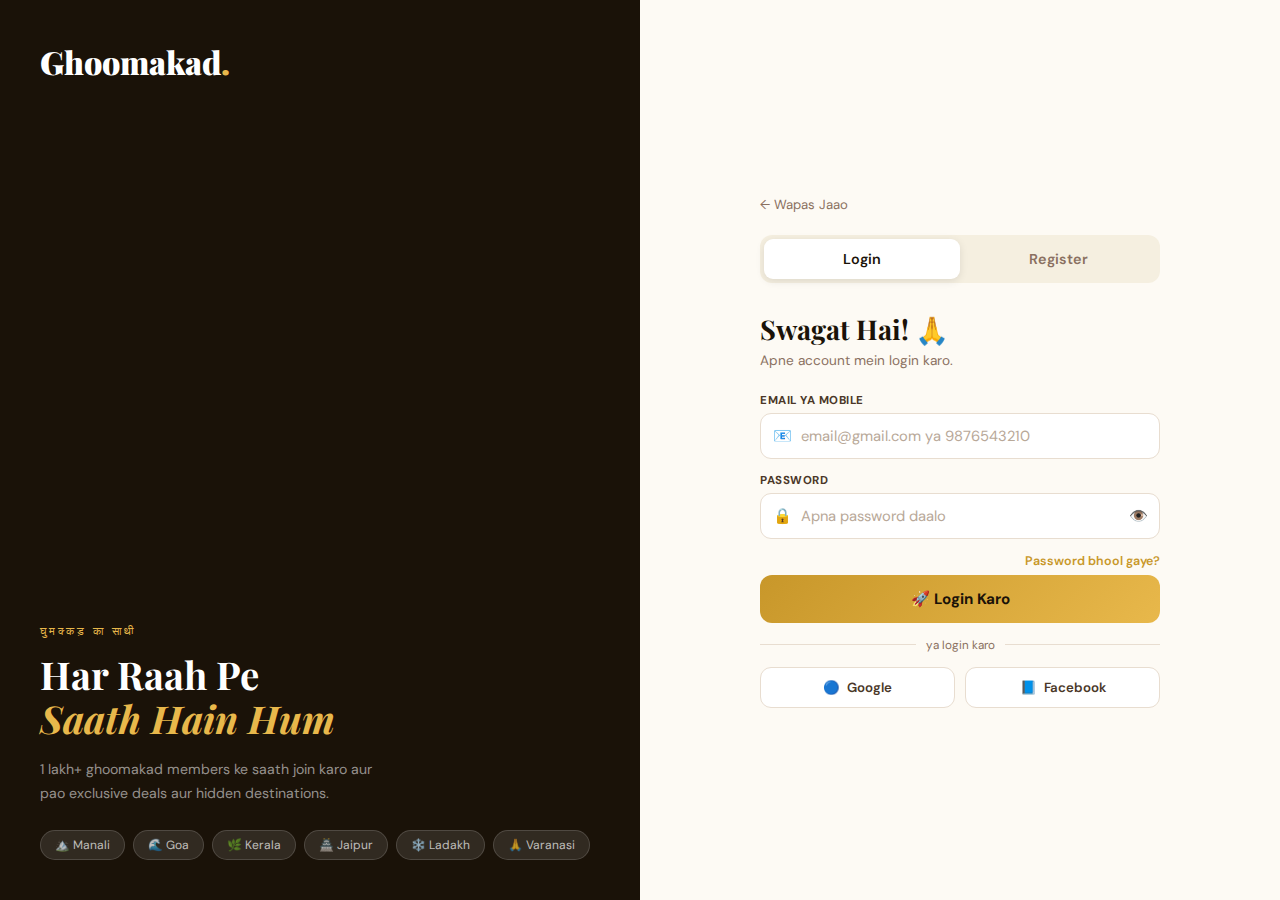
<file: login.html>
<!DOCTYPE html>
<html lang="en">
<head>
  <meta charset="UTF-8"/>
  <meta name="viewport" content="width=device-width, initial-scale=1.0"/>
  <title>Ghoomakad — Login / Register</title>
  <link href="https://fonts.googleapis.com/css2?family=Playfair+Display:ital,wght@0,700;0,900;1,400&family=DM+Sans:wght@300;400;500;600;700&display=swap" rel="stylesheet">
  <style>
    *{box-sizing:border-box;margin:0;padding:0}
    :root{--dark:#1A1208;--gold:#C8972A;--gold-light:#E8B84B;--accent:#2D5A4F;--cream:#FDFAF4;--sand:#F5EFE0;--text:#4A3728;--tl:#8A7060;--err:#E53E3E}
    body{font-family:'DM Sans',sans-serif;background:var(--dark);min-height:100vh;display:flex}

    /* LEFT PANEL */
    .lp{width:50%;position:relative;overflow:hidden;display:flex;flex-direction:column;justify-content:space-between;padding:40px}
    .lbg{position:absolute;inset:0;background:url('https://images.unsplash.com/photo-1564507592333-c60657eea523?w=900&q=80') center/cover;animation:bgS 12s ease-in-out infinite alternate}
    @keyframes bgS{from{transform:scale(1)}to{transform:scale(1.06)}}
    .lbg::after{content:'';position:absolute;inset:0;background:linear-gradient(160deg,rgba(26,18,8,.5),rgba(26,18,8,.88))}
    .lt,.lb{position:relative;z-index:2}
    .logo{font-family:'Playfair Display',serif;font-size:2rem;font-weight:900;color:#fff;text-decoration:none}
    .logo span{color:var(--gold-light)}
    .ltag{font-size:.7rem;letter-spacing:3px;text-transform:uppercase;color:var(--gold-light);margin-bottom:14px;display:block}
    .ltitle{font-family:'Playfair Display',serif;font-size:clamp(1.8rem,3vw,2.8rem);color:#fff;line-height:1.15;margin-bottom:18px}
    .ltitle em{font-style:italic;color:var(--gold-light)}
    .lsub{font-size:.88rem;color:rgba(255,255,255,.55);line-height:1.7;margin-bottom:24px;max-width:340px}
    .pills{display:flex;flex-wrap:wrap;gap:8px}
    .pill{background:rgba(255,255,255,.1);border:1px solid rgba(255,255,255,.15);color:rgba(255,255,255,.7);padding:6px 14px;border-radius:50px;font-size:.75rem}

    /* RIGHT PANEL */
    .rp{width:50%;background:var(--cream);display:flex;align-items:center;justify-content:center;padding:40px;overflow-y:auto}
    .ab{width:100%;max-width:400px}
    .back{display:inline-flex;align-items:center;gap:6px;font-size:.82rem;color:var(--tl);text-decoration:none;margin-bottom:22px}
    .back:hover{color:var(--gold)}

    /* TABS */
    .tabs{display:flex;background:var(--sand);border-radius:12px;padding:4px;margin-bottom:28px;position:relative}
    .slider{position:absolute;top:4px;left:4px;width:calc(50% - 4px);height:calc(100% - 8px);background:#fff;border-radius:9px;box-shadow:0 2px 8px rgba(0,0,0,.1);transition:transform .3s cubic-bezier(.4,0,.2,1)}
    .slider.right{transform:translateX(100%)}
    .tab{flex:1;padding:11px;text-align:center;font-size:.9rem;font-weight:600;color:var(--tl);cursor:pointer;position:relative;z-index:1;border:none;background:none;font-family:'DM Sans',sans-serif;border-radius:9px;transition:color .3s}
    .tab.active{color:var(--dark)}

    /* FORM */
    .ah{margin-bottom:24px}
    .ah h2{font-family:'Playfair Display',serif;font-size:1.7rem;color:var(--dark);margin-bottom:5px}
    .ah p{font-size:.85rem;color:var(--tl)}
    .fg{display:flex;flex-direction:column;gap:5px;margin-bottom:14px}
    .fg label{font-size:.72rem;font-weight:700;letter-spacing:.5px;color:var(--text);text-transform:uppercase}
    .fw{position:relative}
    .fi{font-size:.95rem;position:absolute;left:13px;top:50%;transform:translateY(-50%);pointer-events:none}
    .fg input{width:100%;padding:12px 16px 12px 40px;border:1.5px solid #E8DDD0;border-radius:11px;font-family:'DM Sans',sans-serif;font-size:.92rem;color:var(--dark);background:#fff;outline:none;transition:all .3s}
    .fg input:focus{border-color:var(--gold);box-shadow:0 0 0 3px rgba(200,151,42,.12)}
    .fg input::placeholder{color:#B8A898}
    .tpbtn{position:absolute;right:12px;top:50%;transform:translateY(-50%);cursor:pointer;font-size:.95rem;background:none;border:none;color:var(--tl)}
    .fr{display:grid;grid-template-columns:1fr 1fr;gap:12px}

    /* STRENGTH */
    .sbar{display:flex;gap:4px;margin-top:5px}
    .ss{flex:1;height:3px;background:#E8DDD0;border-radius:2px;transition:background .4s}
    .slbl{font-size:.68rem;color:var(--tl);margin-top:3px}

    /* CHECKBOX */
    .cr{display:flex;align-items:flex-start;gap:10px;font-size:.82rem;color:var(--tl);margin-bottom:4px}
    .cr input[type=checkbox]{width:17px;height:17px;accent-color:var(--gold);cursor:pointer;margin-top:1px;flex-shrink:0}
    .cr a{color:var(--gold);font-weight:600;text-decoration:none}
    .flink{text-align:right;font-size:.78rem;margin-bottom:6px}
    .flink a{color:var(--gold);font-weight:600;text-decoration:none;cursor:pointer}

    /* MESSAGES */
    .fmsg{padding:10px 14px;border-radius:10px;font-size:.83rem;font-weight:500;display:none;align-items:center;gap:8px;margin-bottom:10px}
    .fmsg.emsg{background:rgba(229,62,62,.08);border:1px solid rgba(229,62,62,.25);color:var(--err)}
    .fmsg.smsg{background:rgba(45,90,79,.08);border:1px solid rgba(45,90,79,.25);color:var(--accent)}
    .fmsg.show{display:flex}

    /* BUTTON */
    .abtn{background:linear-gradient(135deg,var(--gold),var(--gold-light));color:var(--dark);border:none;border-radius:12px;padding:14px;font-family:'DM Sans',sans-serif;font-size:.95rem;font-weight:700;cursor:pointer;transition:all .3s;display:flex;align-items:center;justify-content:center;gap:8px;width:100%;margin-top:6px}
    .abtn:hover{transform:translateY(-2px);box-shadow:0 10px 26px rgba(200,151,42,.38)}
    .abtn:disabled{opacity:.6;cursor:not-allowed;transform:none}
    .odd{display:flex;align-items:center;gap:10px;font-size:.73rem;color:var(--tl);margin:14px 0}
    .odd::before,.odd::after{content:'';flex:1;height:1px;background:#E8DDD0}
    .soc{display:flex;gap:10px}
    .sbtn{flex:1;display:flex;align-items:center;justify-content:center;gap:7px;padding:11px;border:1.5px solid #E8DDD0;border-radius:11px;background:#fff;font-family:'DM Sans',sans-serif;font-size:.83rem;font-weight:600;color:var(--text);cursor:pointer;transition:all .3s}
    .sbtn:hover{border-color:var(--gold);background:rgba(200,151,42,.04)}

    /* SUCCESS */
    .ss-screen{display:none;flex-direction:column;align-items:center;text-align:center;gap:14px;padding:20px 0}
    .ss-screen.show{display:flex}
    .sanim{width:72px;height:72px;background:var(--accent);border-radius:50%;display:flex;align-items:center;justify-content:center;font-size:2rem;animation:popIn .5s ease}
    @keyframes popIn{from{transform:scale(0) rotate(-20deg);opacity:0}to{transform:scale(1) rotate(0);opacity:1}}
    .ss-screen h2{font-family:'Playfair Display',serif;font-size:1.5rem;color:var(--dark)}
    .ss-screen p{font-size:.85rem;color:var(--tl);line-height:1.6}

    #forgotSec{display:none}
    @media(max-width:768px){body{flex-direction:column}.lp{width:100%;min-height:220px}.rp{width:100%;padding:28px 20px}.fr{grid-template-columns:1fr}}
  </style>
</head>
<body>

<!-- LEFT -->
<div class="lp">
  <div class="lbg"></div>
  <div class="lt"><a href="index.html" class="logo">Ghoomakad<span>.</span></a></div>
  <div class="lb">
    <span class="ltag">घुमक्कड़ का साथी</span>
    <h2 class="ltitle">Har Raah Pe<br><em>Saath Hain Hum</em></h2>
    <p class="lsub">1 lakh+ ghoomakad members ke saath join karo aur pao exclusive deals aur hidden destinations.</p>
    <div class="pills">
      <span class="pill">🏔️ Manali</span><span class="pill">🌊 Goa</span>
      <span class="pill">🌿 Kerala</span><span class="pill">🏯 Jaipur</span>
      <span class="pill">❄️ Ladakh</span><span class="pill">🙏 Varanasi</span>
    </div>
  </div>
</div>

<!-- RIGHT -->
<div class="rp">
  <div class="ab">
    <a href="index.html" class="back">← Wapas Jaao</a>

    <div class="tabs" id="authTabs">
      <div class="slider" id="tabSlider"></div>
      <button class="tab active" id="loginTab" onclick="switchTab('login')">Login</button>
      <button class="tab" id="regTab" onclick="switchTab('register')">Register</button>
    </div>

    <!-- LOGIN -->
    <div id="loginSec">
      <div class="ah"><h2>Swagat Hai! 🙏</h2><p>Apne account mein login karo.</p></div>
      <form onsubmit="doLogin(event)">
        <div class="fmsg" id="loginMsg"></div>
        <div class="fg"><label>Email ya Mobile</label>
          <div class="fw"><span class="fi">📧</span><input type="text" id="lEmail" placeholder="email@gmail.com ya 9876543210"></div>
        </div>
        <div class="fg"><label>Password</label>
          <div class="fw"><span class="fi">🔒</span><input type="password" id="lPass" placeholder="Apna password daalo">
            <button type="button" class="tpbtn" onclick="toggleP('lPass',this)">👁️</button>
          </div>
        </div>
        <div class="flink"><a onclick="showForgot()">Password bhool gaye?</a></div>
        <button type="submit" class="abtn" id="loginBtn">🚀 Login Karo</button>
        <div class="odd">ya login karo</div>
        <div class="soc">
          <button type="button" class="sbtn" onclick="googleLogin()"><span>🔵</span> Google</button>
          <button type="button" class="sbtn" onclick="fbLogin()"><span>📘</span> Facebook</button>
        </div>
      </form>
    </div>

    <!-- REGISTER -->
    <div id="regSec" style="display:none">
      <div class="ah"><h2>Bano Ghoomakad! 🎒</h2><p>Free mein join karo — sirf 1 minute!</p></div>
      <form onsubmit="doRegister(event)">
        <div class="fmsg" id="regMsg"></div>
        <div class="fr">
          <div class="fg"><label>Pehla Naam</label>
            <div class="fw"><span class="fi">👤</span><input type="text" id="rFirst" placeholder="Rahul"></div>
          </div>
          <div class="fg"><label>Aakhri Naam</label>
            <div class="fw"><span class="fi">👤</span><input type="text" id="rLast" placeholder="Sharma"></div>
          </div>
        </div>
        <div class="fg"><label>Email</label>
          <div class="fw"><span class="fi">📧</span><input type="email" id="rEmail" placeholder="rahul@gmail.com"></div>
        </div>
        <div class="fg"><label>Mobile Number</label>
          <div class="fw"><span class="fi">📱</span><input type="tel" id="rPhone" placeholder="9876543210"></div>
        </div>
        <div class="fg"><label>Password Banao</label>
          <div class="fw"><span class="fi">🔒</span><input type="password" id="rPass" placeholder="Kam se kam 6 characters" oninput="chkStr(this.value)">
            <button type="button" class="tpbtn" onclick="toggleP('rPass',this)">👁️</button>
          </div>
          <div class="sbar"><div class="ss" id="s1"></div><div class="ss" id="s2"></div><div class="ss" id="s3"></div><div class="ss" id="s4"></div></div>
          <div class="slbl" id="slbl">Password strength</div>
        </div>
        <div class="fg"><label>Password Confirm</label>
          <div class="fw"><span class="fi">🔒</span><input type="password" id="rPass2" placeholder="Dobara daalo">
            <button type="button" class="tpbtn" onclick="toggleP('rPass2',this)">👁️</button>
          </div>
        </div>
        <div class="cr"><input type="checkbox" id="terms"><label for="terms">Main <a href="#">Terms & Conditions</a> se sehmat hoon</label></div>
        <button type="submit" class="abtn" id="regBtn">🎒 Join Ghoomakad</button>
        <div class="odd">ya register karo</div>
        <div class="soc">
          <button type="button" class="sbtn" onclick="googleLogin()"><span>🔵</span> Google</button>
          <button type="button" class="sbtn" onclick="fbLogin()"><span>📘</span> Facebook</button>
        </div>
      </form>
    </div>

    <!-- FORGOT PASSWORD -->
    <div id="forgotSec">
      <div class="ah"><h2>Password Reset 🔑</h2><p>Email daalo, reset link bhej denge.</p></div>
      <form onsubmit="doForgot(event)">
        <div class="fg"><label>Email</label>
          <div class="fw"><span class="fi">📧</span><input type="email" id="fEmail" placeholder="aapka@email.com"></div>
        </div>
        <button type="submit" class="abtn">📨 Reset Link Bhejo</button>
        <button type="button" onclick="cancelForgot()" style="background:none;border:none;color:var(--tl);font-size:.82rem;cursor:pointer;width:100%;margin-top:10px;font-family:'DM Sans',sans-serif">← Login pe Wapas</button>
      </form>
    </div>

    <!-- SUCCESS -->
    <div class="ss-screen" id="successScreen">
      <div class="sanim">🎉</div>
      <h2 id="ssTitle">Ho Gaya!</h2>
      <p id="ssMsg">Ghoomakad family mein swagat!</p>
      <a href="index.html" class="abtn" style="text-decoration:none">🌍 Destinations Dekhein</a>
    </div>

  </div>
</div>

<script>
  // ── Storage helpers ──
  const getUsers = () => { try { return JSON.parse(localStorage.getItem('ghoomakad_users')||'[]'); } catch { return []; } };
  const saveUsers = u => localStorage.setItem('ghoomakad_users', JSON.stringify(u));
  const getMe = () => { try { return JSON.parse(localStorage.getItem('ghoomakad_me')||'null'); } catch { return null; } };
  const setMe = u => localStorage.setItem('ghoomakad_me', JSON.stringify(u));

  // Already logged in? Go home
  if(getMe()) location.href = 'index.html';

  // Hash check
  if(location.hash === '#register') switchTab('register');

  // ── Tabs ──
  function switchTab(t) {
    const sl = document.getElementById('tabSlider');
    document.getElementById('loginTab').classList.toggle('active', t==='login');
    document.getElementById('regTab').classList.toggle('active', t==='register');
    sl.classList.toggle('right', t==='register');
    document.getElementById('loginSec').style.display = t==='login' ? 'block' : 'none';
    document.getElementById('regSec').style.display   = t==='register' ? 'block' : 'none';
  }

  // ── Toggle password ──
  function toggleP(id, btn) {
    const i = document.getElementById(id);
    i.type = i.type==='password' ? 'text' : 'password';
    btn.textContent = i.type==='password' ? '👁️' : '🙈';
  }

  // ── Password strength ──
  function chkStr(v) {
    const c=['#E53E3E','#E8A838','#C8972A','#2D5A4F'];
    const l=['Kamzor 😬','Theek 😐','Accha 👍','Strong 💪'];
    let s=0;
    if(v.length>=6) s++;
    if(/[A-Z]/.test(v)) s++;
    if(/[0-9]/.test(v)) s++;
    if(/[^A-Za-z0-9]/.test(v)) s++;
    ['s1','s2','s3','s4'].forEach((id,i)=>document.getElementById(id).style.background = i<s ? c[Math.min(s-1,3)] : '#E8DDD0');
    const lbl=document.getElementById('slbl');
    lbl.textContent = v ? (l[Math.min(s-1,3)]||'Kamzor 😬') : 'Password strength';
    lbl.style.color = v ? c[Math.min(s-1,3)] : '#8A7060';
  }

  // ── Message ──
  function msg(id, txt, type) {
    const el=document.getElementById(id);
    el.className='fmsg '+(type==='err'?'emsg':'smsg')+' show';
    el.innerHTML=(type==='err'?'❌ ':'✅ ')+txt;
  }

  const delay = ms => new Promise(r=>setTimeout(r,ms));

  // ── LOGIN ──
  async function doLogin(e) {
    e.preventDefault();
    const email = document.getElementById('lEmail').value.trim().toLowerCase();
    const pass  = document.getElementById('lPass').value;
    const btn   = document.getElementById('loginBtn');
    if(!email||!pass) { msg('loginMsg','Email aur password dono daalo!','err'); return; }
    btn.disabled=true; btn.textContent='⏳ Login ho raha hai...';
    await delay(800);
    const user = getUsers().find(u=>(u.email===email||u.phone===email)&&u.password===pass);
    btn.disabled=false; btn.textContent='🚀 Login Karo';
    if(!user) { msg('loginMsg','Email/Password galat hai. Pehle register karo!','err'); return; }
    setMe({firstName:user.firstName, lastName:user.lastName, name:user.firstName+' '+user.lastName, email:user.email, phone:user.phone});
    success('Login Ho Gaya! 🎉', `Wapas swagat hai ${user.firstName}!`);
  }

  // ── REGISTER ──
  async function doRegister(e) {
    e.preventDefault();
    const first = document.getElementById('rFirst').value.trim();
    const last  = document.getElementById('rLast').value.trim();
    const email = document.getElementById('rEmail').value.trim().toLowerCase();
    const phone = document.getElementById('rPhone').value.trim().replace(/\D/g,'').slice(-10);
    const pass  = document.getElementById('rPass').value;
    const pass2 = document.getElementById('rPass2').value;
    const terms = document.getElementById('terms').checked;

    if(!first||!last||!email||!phone||!pass) { msg('regMsg','Sab fields bharna zaroori hai!','err'); return; }
    if(pass!==pass2)  { msg('regMsg','Dono passwords alag hain!','err'); return; }
    if(pass.length<6) { msg('regMsg','Password kam se kam 6 characters ka hona chahiye!','err'); return; }
    if(!terms)        { msg('regMsg','Terms & Conditions accept karo!','err'); return; }

    const users = getUsers();
    if(users.find(u=>u.email===email)) { msg('regMsg','Yeh email already registered hai. Login karo!','err'); return; }

    const btn = document.getElementById('regBtn');
    btn.disabled=true; btn.textContent='⏳ Account ban raha hai...';
    await delay(1000);

    const newUser = {firstName:first, lastName:last, email, phone, password:pass, joined:new Date().toISOString()};
    users.push(newUser);
    saveUsers(users);
    setMe({firstName:first, lastName:last, name:first+' '+last, email, phone});

    btn.disabled=false;
    document.getElementById('authTabs').style.display='none';
    document.getElementById('regSec').style.display='none';
    success('Account Ban Gaya! 🎉', `${first}, Ghoomakad family mein swagat hai! Ab apni trip book karo.`);
  }

  // ── FORGOT ──
  function showForgot() {
    document.getElementById('authTabs').style.display='none';
    document.getElementById('loginSec').style.display='none';
    document.getElementById('forgotSec').style.display='block';
  }
  function cancelForgot() {
    document.getElementById('authTabs').style.display='flex';
    document.getElementById('loginSec').style.display='block';
    document.getElementById('forgotSec').style.display='none';
  }
  async function doForgot(e) {
    e.preventDefault();
    const email = document.getElementById('fEmail').value.toLowerCase();
    const btn = e.target.querySelector('.abtn');
    btn.disabled=true; btn.textContent='⏳ Dhundh raha hoon...';
    await delay(1200);
    const user = getUsers().find(u=>u.email===email);
    btn.disabled=false; btn.textContent='📨 Reset Link Bhejo';
    if(!user) { alert('❌ Yeh email registered nahi hai! Pehle register karo.'); return; }
    document.getElementById('authTabs').style.display='none';
    document.getElementById('forgotSec').style.display='none';
    success('Link Bhej Diya! 📨','Aapki email pe password reset link bheja gaya. Inbox check karo!');
  }

  // ── SOCIAL (demo) ──
  async function googleLogin() {
    const name = prompt('Google Login Demo\nApna naam daalo:') || 'Google User';
    const email = prompt('Email daalo:') || 'user@gmail.com';
    if(!name||!email) return;
    const parts = name.trim().split(' ');
    setMe({firstName:parts[0], lastName:parts.slice(1).join(' ')||'', name, email, phone:'N/A'});
    document.getElementById('authTabs').style.display='none';
    document.getElementById('loginSec').style.display='none';
    document.getElementById('regSec').style.display='none';
    success('Google Se Login! 🎉', `${parts[0]}, Ghoomakad mein swagat hai!`);
  }
  async function fbLogin() {
    const name = prompt('Facebook Login Demo\nApna naam daalo:') || 'FB User';
    const email = prompt('Email daalo:') || 'user@fb.com';
    if(!name||!email) return;
    const parts = name.trim().split(' ');
    setMe({firstName:parts[0], lastName:parts.slice(1).join(' ')||'', name, email, phone:'N/A'});
    document.getElementById('authTabs').style.display='none';
    document.getElementById('loginSec').style.display='none';
    document.getElementById('regSec').style.display='none';
    success('Facebook Se Login! 🎉', `${parts[0]}, Ghoomakad mein swagat hai!`);
  }

  // ── SUCCESS — redirect to pending dest or home ──
  function success(title, msg_) {
    document.getElementById('ssTitle').textContent = title;
    document.getElementById('ssMsg').textContent = msg_;
    document.getElementById('successScreen').classList.add('show');
    setTimeout(() => {
      const pendingDest = localStorage.getItem('ghoomakad_pending_dest');
      if (pendingDest) {
        localStorage.removeItem('ghoomakad_pending_dest');
        location.href = 'payment.html?dest=' + pendingDest;
      } else {
        location.href = 'index.html';
      }
    }, 1500);
  }
</script>
</body>
</html>
</file>
